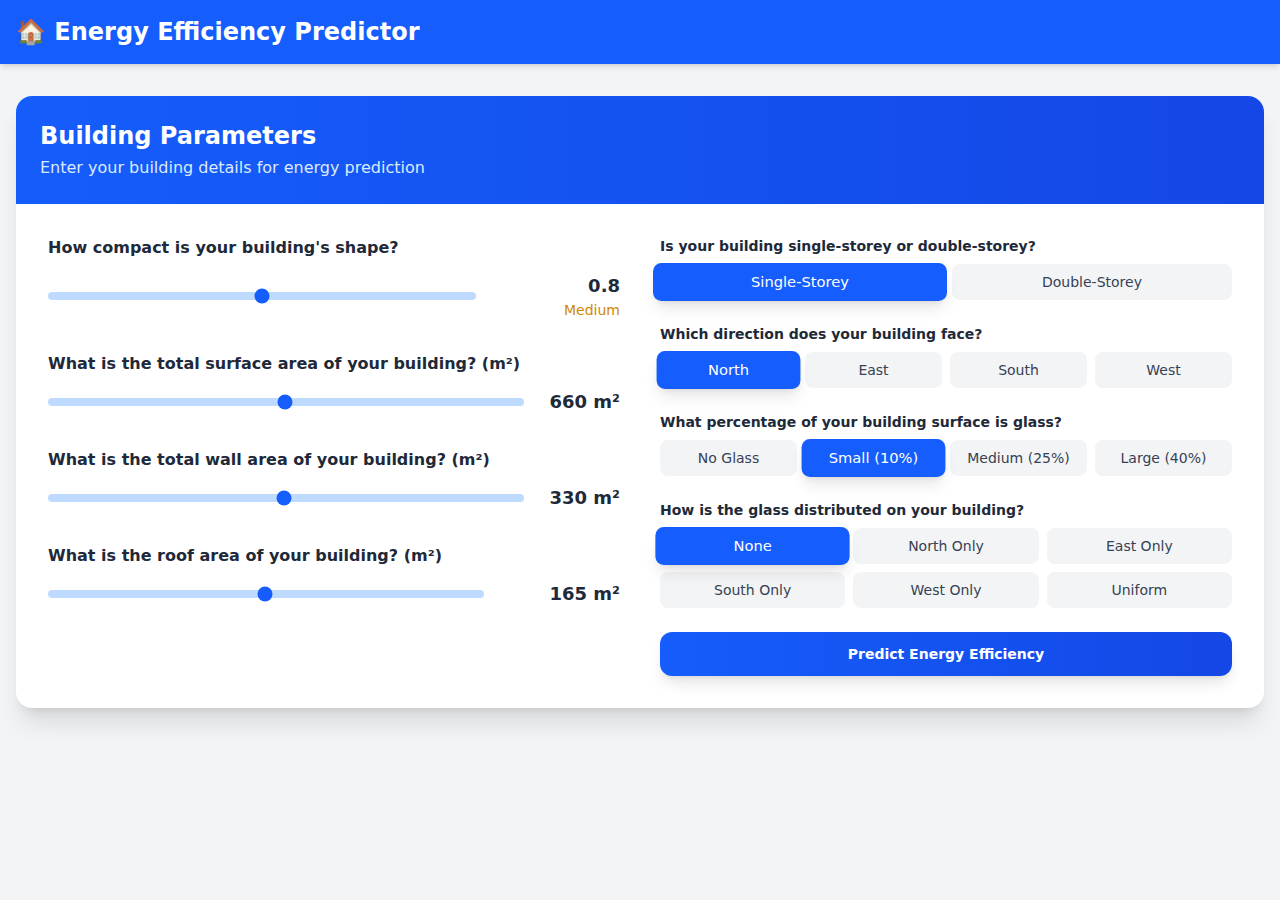
<file: index.html>
<!doctype html>
<html lang="en">
  <head>
    <meta charset="UTF-8" />
    <meta name="viewport" content="width=device-width, initial-scale=1.0" />
    <title>Energy Efficiency Predictor</title>
    <script type="module" crossorigin src="/assets/index-DMCzOoFA.js"></script>
    <link rel="stylesheet" crossorigin href="/assets/index-ChxCCM0G.css">
  </head>
  <body>
    <div id="root"></div>
  </body>
</html>
</file>
<file: assets/index-ChxCCM0G.css>
/*! tailwindcss v4.1.15 | MIT License | https://tailwindcss.com */@layer properties{@supports (((-webkit-hyphens:none)) and (not (margin-trim:inline))) or ((-moz-orient:inline) and (not (color:rgb(from red r g b)))){*,:before,:after,::backdrop{--tw-scale-x:1;--tw-scale-y:1;--tw-scale-z:1;--tw-space-y-reverse:0;--tw-border-style:solid;--tw-gradient-position:initial;--tw-gradient-from:#0000;--tw-gradient-via:#0000;--tw-gradient-to:#0000;--tw-gradient-stops:initial;--tw-gradient-via-stops:initial;--tw-gradient-from-position:0%;--tw-gradient-via-position:50%;--tw-gradient-to-position:100%;--tw-font-weight:initial;--tw-shadow:0 0 #0000;--tw-shadow-color:initial;--tw-shadow-alpha:100%;--tw-inset-shadow:0 0 #0000;--tw-inset-shadow-color:initial;--tw-inset-shadow-alpha:100%;--tw-ring-color:initial;--tw-ring-shadow:0 0 #0000;--tw-inset-ring-color:initial;--tw-inset-ring-shadow:0 0 #0000;--tw-ring-inset:initial;--tw-ring-offset-width:0px;--tw-ring-offset-color:#fff;--tw-ring-offset-shadow:0 0 #0000}}}@layer theme{:root,:host{--font-sans:ui-sans-serif,system-ui,sans-serif,"Apple Color Emoji","Segoe UI Emoji","Segoe UI Symbol","Noto Color Emoji";--font-mono:ui-monospace,SFMono-Regular,Menlo,Monaco,Consolas,"Liberation Mono","Courier New",monospace;--color-red-100:oklch(93.6% .032 17.717);--color-red-400:oklch(70.4% .191 22.216);--color-red-600:oklch(57.7% .245 27.325);--color-red-700:oklch(50.5% .213 27.518);--color-red-800:oklch(44.4% .177 26.899);--color-yellow-100:oklch(97.3% .071 103.193);--color-yellow-600:oklch(68.1% .162 75.834);--color-yellow-800:oklch(47.6% .114 61.907);--color-green-100:oklch(96.2% .044 156.743);--color-green-600:oklch(62.7% .194 149.214);--color-green-800:oklch(44.8% .119 151.328);--color-blue-50:oklch(97% .014 254.604);--color-blue-100:oklch(93.2% .032 255.585);--color-blue-200:oklch(88.2% .059 254.128);--color-blue-500:oklch(62.3% .214 259.815);--color-blue-600:oklch(54.6% .245 262.881);--color-blue-700:oklch(48.8% .243 264.376);--color-blue-800:oklch(42.4% .199 265.638);--color-gray-50:oklch(98.5% .002 247.839);--color-gray-100:oklch(96.7% .003 264.542);--color-gray-200:oklch(92.8% .006 264.531);--color-gray-400:oklch(70.7% .022 261.325);--color-gray-500:oklch(55.1% .027 264.364);--color-gray-700:oklch(37.3% .034 259.733);--color-gray-800:oklch(27.8% .033 256.848);--color-gray-900:oklch(21% .034 264.665);--color-white:#fff;--spacing:.25rem;--text-sm:.875rem;--text-sm--line-height:calc(1.25/.875);--text-base:1rem;--text-base--line-height: 1.5 ;--text-lg:1.125rem;--text-lg--line-height:calc(1.75/1.125);--text-xl:1.25rem;--text-xl--line-height:calc(1.75/1.25);--text-2xl:1.5rem;--text-2xl--line-height:calc(2/1.5);--font-weight-medium:500;--font-weight-semibold:600;--font-weight-bold:700;--radius-md:.375rem;--radius-lg:.5rem;--radius-xl:.75rem;--radius-2xl:1rem;--animate-spin:spin 1s linear infinite;--default-transition-duration:.15s;--default-transition-timing-function:cubic-bezier(.4,0,.2,1);--default-font-family:var(--font-sans);--default-mono-font-family:var(--font-mono)}}@layer base{*,:after,:before,::backdrop{box-sizing:border-box;border:0 solid;margin:0;padding:0}::file-selector-button{box-sizing:border-box;border:0 solid;margin:0;padding:0}html,:host{-webkit-text-size-adjust:100%;tab-size:4;line-height:1.5;font-family:var(--default-font-family,ui-sans-serif,system-ui,sans-serif,"Apple Color Emoji","Segoe UI Emoji","Segoe UI Symbol","Noto Color Emoji");font-feature-settings:var(--default-font-feature-settings,normal);font-variation-settings:var(--default-font-variation-settings,normal);-webkit-tap-highlight-color:transparent}hr{height:0;color:inherit;border-top-width:1px}abbr:where([title]){-webkit-text-decoration:underline dotted;text-decoration:underline dotted}h1,h2,h3,h4,h5,h6{font-size:inherit;font-weight:inherit}a{color:inherit;-webkit-text-decoration:inherit;text-decoration:inherit}b,strong{font-weight:bolder}code,kbd,samp,pre{font-family:var(--default-mono-font-family,ui-monospace,SFMono-Regular,Menlo,Monaco,Consolas,"Liberation Mono","Courier New",monospace);font-feature-settings:var(--default-mono-font-feature-settings,normal);font-variation-settings:var(--default-mono-font-variation-settings,normal);font-size:1em}small{font-size:80%}sub,sup{vertical-align:baseline;font-size:75%;line-height:0;position:relative}sub{bottom:-.25em}sup{top:-.5em}table{text-indent:0;border-color:inherit;border-collapse:collapse}:-moz-focusring{outline:auto}progress{vertical-align:baseline}summary{display:list-item}ol,ul,menu{list-style:none}img,svg,video,canvas,audio,iframe,embed,object{vertical-align:middle;display:block}img,video{max-width:100%;height:auto}button,input,select,optgroup,textarea{font:inherit;font-feature-settings:inherit;font-variation-settings:inherit;letter-spacing:inherit;color:inherit;opacity:1;background-color:#0000;border-radius:0}::file-selector-button{font:inherit;font-feature-settings:inherit;font-variation-settings:inherit;letter-spacing:inherit;color:inherit;opacity:1;background-color:#0000;border-radius:0}:where(select:is([multiple],[size])) optgroup{font-weight:bolder}:where(select:is([multiple],[size])) optgroup option{padding-inline-start:20px}::file-selector-button{margin-inline-end:4px}::placeholder{opacity:1}@supports (not ((-webkit-appearance:-apple-pay-button))) or (contain-intrinsic-size:1px){::placeholder{color:currentColor}@supports (color:color-mix(in lab,red,red)){::placeholder{color:color-mix(in oklab,currentcolor 50%,transparent)}}}textarea{resize:vertical}::-webkit-search-decoration{-webkit-appearance:none}::-webkit-date-and-time-value{min-height:1lh;text-align:inherit}::-webkit-datetime-edit{display:inline-flex}::-webkit-datetime-edit-fields-wrapper{padding:0}::-webkit-datetime-edit{padding-block:0}::-webkit-datetime-edit-year-field{padding-block:0}::-webkit-datetime-edit-month-field{padding-block:0}::-webkit-datetime-edit-day-field{padding-block:0}::-webkit-datetime-edit-hour-field{padding-block:0}::-webkit-datetime-edit-minute-field{padding-block:0}::-webkit-datetime-edit-second-field{padding-block:0}::-webkit-datetime-edit-millisecond-field{padding-block:0}::-webkit-datetime-edit-meridiem-field{padding-block:0}::-webkit-calendar-picker-indicator{line-height:1}:-moz-ui-invalid{box-shadow:none}button,input:where([type=button],[type=reset],[type=submit]){appearance:button}::file-selector-button{appearance:button}::-webkit-inner-spin-button{height:auto}::-webkit-outer-spin-button{height:auto}[hidden]:where(:not([hidden=until-found])){display:none!important}}@layer components;@layer utilities{.container{width:100%}@media(min-width:40rem){.container{max-width:40rem}}@media(min-width:48rem){.container{max-width:48rem}}@media(min-width:64rem){.container{max-width:64rem}}@media(min-width:80rem){.container{max-width:80rem}}@media(min-width:96rem){.container{max-width:96rem}}.mx-auto{margin-inline:auto}.mt-1{margin-top:calc(var(--spacing)*1)}.mt-6{margin-top:calc(var(--spacing)*6)}.mr-2{margin-right:calc(var(--spacing)*2)}.mb-1{margin-bottom:calc(var(--spacing)*1)}.mb-2{margin-bottom:calc(var(--spacing)*2)}.mb-4{margin-bottom:calc(var(--spacing)*4)}.block{display:block}.flex{display:flex}.grid{display:grid}.h-2{height:calc(var(--spacing)*2)}.h-5{height:calc(var(--spacing)*5)}.min-h-screen{min-height:100vh}.w-5{width:calc(var(--spacing)*5)}.w-20{width:calc(var(--spacing)*20)}.w-30{width:calc(var(--spacing)*30)}.w-32{width:calc(var(--spacing)*32)}.w-full{width:100%}.flex-1{flex:1}.scale-105{--tw-scale-x:105%;--tw-scale-y:105%;--tw-scale-z:105%;scale:var(--tw-scale-x)var(--tw-scale-y)}.animate-spin{animation:var(--animate-spin)}.cursor-pointer{cursor:pointer}.appearance-none{appearance:none}.grid-cols-2{grid-template-columns:repeat(2,minmax(0,1fr))}.items-center{align-items:center}.justify-between{justify-content:space-between}.justify-center{justify-content:center}.gap-2{gap:calc(var(--spacing)*2)}.gap-3{gap:calc(var(--spacing)*3)}.gap-4{gap:calc(var(--spacing)*4)}.gap-10{gap:calc(var(--spacing)*10)}:where(.space-y-2>:not(:last-child)){--tw-space-y-reverse:0;margin-block-start:calc(calc(var(--spacing)*2)*var(--tw-space-y-reverse));margin-block-end:calc(calc(var(--spacing)*2)*calc(1 - var(--tw-space-y-reverse)))}:where(.space-y-3>:not(:last-child)){--tw-space-y-reverse:0;margin-block-start:calc(calc(var(--spacing)*3)*var(--tw-space-y-reverse));margin-block-end:calc(calc(var(--spacing)*3)*calc(1 - var(--tw-space-y-reverse)))}:where(.space-y-4>:not(:last-child)){--tw-space-y-reverse:0;margin-block-start:calc(calc(var(--spacing)*4)*var(--tw-space-y-reverse));margin-block-end:calc(calc(var(--spacing)*4)*calc(1 - var(--tw-space-y-reverse)))}:where(.space-y-6>:not(:last-child)){--tw-space-y-reverse:0;margin-block-start:calc(calc(var(--spacing)*6)*var(--tw-space-y-reverse));margin-block-end:calc(calc(var(--spacing)*6)*calc(1 - var(--tw-space-y-reverse)))}:where(.space-y-8>:not(:last-child)){--tw-space-y-reverse:0;margin-block-start:calc(calc(var(--spacing)*8)*var(--tw-space-y-reverse));margin-block-end:calc(calc(var(--spacing)*8)*calc(1 - var(--tw-space-y-reverse)))}.overflow-hidden{overflow:hidden}.rounded-2xl{border-radius:var(--radius-2xl)}.rounded-full{border-radius:3.40282e38px}.rounded-lg{border-radius:var(--radius-lg)}.rounded-md{border-radius:var(--radius-md)}.rounded-xl{border-radius:var(--radius-xl)}.border{border-style:var(--tw-border-style);border-width:1px}.border-2{border-style:var(--tw-border-style);border-width:2px}.border-l-4{border-left-style:var(--tw-border-style);border-left-width:4px}.border-blue-500{border-color:var(--color-blue-500)}.border-red-400{border-color:var(--color-red-400)}.border-white{border-color:var(--color-white)}.border-t-transparent{border-top-color:#0000}.bg-blue-50{background-color:var(--color-blue-50)}.bg-blue-200{background-color:var(--color-blue-200)}.bg-blue-600{background-color:var(--color-blue-600)}.bg-gray-50{background-color:var(--color-gray-50)}.bg-gray-100{background-color:var(--color-gray-100)}.bg-green-100{background-color:var(--color-green-100)}.bg-red-100{background-color:var(--color-red-100)}.bg-white{background-color:var(--color-white)}.bg-yellow-100{background-color:var(--color-yellow-100)}.bg-gradient-to-r{--tw-gradient-position:to right in oklab;background-image:linear-gradient(var(--tw-gradient-stops))}.from-blue-600{--tw-gradient-from:var(--color-blue-600);--tw-gradient-stops:var(--tw-gradient-via-stops,var(--tw-gradient-position),var(--tw-gradient-from)var(--tw-gradient-from-position),var(--tw-gradient-to)var(--tw-gradient-to-position))}.to-blue-700{--tw-gradient-to:var(--color-blue-700);--tw-gradient-stops:var(--tw-gradient-via-stops,var(--tw-gradient-position),var(--tw-gradient-from)var(--tw-gradient-from-position),var(--tw-gradient-to)var(--tw-gradient-to-position))}.p-3{padding:calc(var(--spacing)*3)}.p-4{padding:calc(var(--spacing)*4)}.p-6{padding:calc(var(--spacing)*6)}.p-8{padding:calc(var(--spacing)*8)}.px-3{padding-inline:calc(var(--spacing)*3)}.px-4{padding-inline:calc(var(--spacing)*4)}.py-1{padding-block:calc(var(--spacing)*1)}.py-2{padding-block:calc(var(--spacing)*2)}.py-3{padding-block:calc(var(--spacing)*3)}.py-8{padding-block:calc(var(--spacing)*8)}.text-right{text-align:right}.text-2xl{font-size:var(--text-2xl);line-height:var(--tw-leading,var(--text-2xl--line-height))}.text-base{font-size:var(--text-base);line-height:var(--tw-leading,var(--text-base--line-height))}.text-lg{font-size:var(--text-lg);line-height:var(--tw-leading,var(--text-lg--line-height))}.text-sm{font-size:var(--text-sm);line-height:var(--tw-leading,var(--text-sm--line-height))}.text-xl{font-size:var(--text-xl);line-height:var(--tw-leading,var(--text-xl--line-height))}.font-bold{--tw-font-weight:var(--font-weight-bold);font-weight:var(--font-weight-bold)}.font-medium{--tw-font-weight:var(--font-weight-medium);font-weight:var(--font-weight-medium)}.font-semibold{--tw-font-weight:var(--font-weight-semibold);font-weight:var(--font-weight-semibold)}.text-blue-100{color:var(--color-blue-100)}.text-gray-700{color:var(--color-gray-700)}.text-gray-800{color:var(--color-gray-800)}.text-gray-900{color:var(--color-gray-900)}.text-green-600{color:var(--color-green-600)}.text-green-800{color:var(--color-green-800)}.text-red-600{color:var(--color-red-600)}.text-red-700{color:var(--color-red-700)}.text-red-800{color:var(--color-red-800)}.text-white{color:var(--color-white)}.text-yellow-600{color:var(--color-yellow-600)}.text-yellow-800{color:var(--color-yellow-800)}.accent-blue-600{accent-color:var(--color-blue-600)}.shadow{--tw-shadow:0 1px 3px 0 var(--tw-shadow-color,#0000001a),0 1px 2px -1px var(--tw-shadow-color,#0000001a);box-shadow:var(--tw-inset-shadow),var(--tw-inset-ring-shadow),var(--tw-ring-offset-shadow),var(--tw-ring-shadow),var(--tw-shadow)}.shadow-lg{--tw-shadow:0 10px 15px -3px var(--tw-shadow-color,#0000001a),0 4px 6px -4px var(--tw-shadow-color,#0000001a);box-shadow:var(--tw-inset-shadow),var(--tw-inset-ring-shadow),var(--tw-ring-offset-shadow),var(--tw-ring-shadow),var(--tw-shadow)}.shadow-md{--tw-shadow:0 4px 6px -1px var(--tw-shadow-color,#0000001a),0 2px 4px -2px var(--tw-shadow-color,#0000001a);box-shadow:var(--tw-inset-shadow),var(--tw-inset-ring-shadow),var(--tw-ring-offset-shadow),var(--tw-ring-shadow),var(--tw-shadow)}.shadow-xl{--tw-shadow:0 20px 25px -5px var(--tw-shadow-color,#0000001a),0 8px 10px -6px var(--tw-shadow-color,#0000001a);box-shadow:var(--tw-inset-shadow),var(--tw-inset-ring-shadow),var(--tw-ring-offset-shadow),var(--tw-ring-shadow),var(--tw-shadow)}.transition-all{transition-property:all;transition-timing-function:var(--tw-ease,var(--default-transition-timing-function));transition-duration:var(--tw-duration,var(--default-transition-duration))}.transition-colors{transition-property:color,background-color,border-color,outline-color,text-decoration-color,fill,stroke,--tw-gradient-from,--tw-gradient-via,--tw-gradient-to;transition-timing-function:var(--tw-ease,var(--default-transition-timing-function));transition-duration:var(--tw-duration,var(--default-transition-duration))}@media(hover:hover){.hover\:bg-blue-700:hover{background-color:var(--color-blue-700)}.hover\:bg-gray-200:hover{background-color:var(--color-gray-200)}.hover\:from-blue-700:hover{--tw-gradient-from:var(--color-blue-700);--tw-gradient-stops:var(--tw-gradient-via-stops,var(--tw-gradient-position),var(--tw-gradient-from)var(--tw-gradient-from-position),var(--tw-gradient-to)var(--tw-gradient-to-position))}.hover\:to-blue-800:hover{--tw-gradient-to:var(--color-blue-800);--tw-gradient-stops:var(--tw-gradient-via-stops,var(--tw-gradient-position),var(--tw-gradient-from)var(--tw-gradient-from-position),var(--tw-gradient-to)var(--tw-gradient-to-position))}.hover\:shadow-xl:hover{--tw-shadow:0 20px 25px -5px var(--tw-shadow-color,#0000001a),0 8px 10px -6px var(--tw-shadow-color,#0000001a);box-shadow:var(--tw-inset-shadow),var(--tw-inset-ring-shadow),var(--tw-ring-offset-shadow),var(--tw-ring-shadow),var(--tw-shadow)}}.disabled\:cursor-not-allowed:disabled{cursor:not-allowed}.disabled\:from-gray-400:disabled{--tw-gradient-from:var(--color-gray-400);--tw-gradient-stops:var(--tw-gradient-via-stops,var(--tw-gradient-position),var(--tw-gradient-from)var(--tw-gradient-from-position),var(--tw-gradient-to)var(--tw-gradient-to-position))}.disabled\:to-gray-500:disabled{--tw-gradient-to:var(--color-gray-500);--tw-gradient-stops:var(--tw-gradient-via-stops,var(--tw-gradient-position),var(--tw-gradient-from)var(--tw-gradient-from-position),var(--tw-gradient-to)var(--tw-gradient-to-position))}@media(min-width:48rem){.md\:grid-cols-3{grid-template-columns:repeat(3,minmax(0,1fr))}.md\:grid-cols-4{grid-template-columns:repeat(4,minmax(0,1fr))}}}@property --tw-scale-x{syntax:"*";inherits:false;initial-value:1}@property --tw-scale-y{syntax:"*";inherits:false;initial-value:1}@property --tw-scale-z{syntax:"*";inherits:false;initial-value:1}@property --tw-space-y-reverse{syntax:"*";inherits:false;initial-value:0}@property --tw-border-style{syntax:"*";inherits:false;initial-value:solid}@property --tw-gradient-position{syntax:"*";inherits:false}@property --tw-gradient-from{syntax:"<color>";inherits:false;initial-value:#0000}@property --tw-gradient-via{syntax:"<color>";inherits:false;initial-value:#0000}@property --tw-gradient-to{syntax:"<color>";inherits:false;initial-value:#0000}@property --tw-gradient-stops{syntax:"*";inherits:false}@property --tw-gradient-via-stops{syntax:"*";inherits:false}@property --tw-gradient-from-position{syntax:"<length-percentage>";inherits:false;initial-value:0%}@property --tw-gradient-via-position{syntax:"<length-percentage>";inherits:false;initial-value:50%}@property --tw-gradient-to-position{syntax:"<length-percentage>";inherits:false;initial-value:100%}@property --tw-font-weight{syntax:"*";inherits:false}@property --tw-shadow{syntax:"*";inherits:false;initial-value:0 0 #0000}@property --tw-shadow-color{syntax:"*";inherits:false}@property --tw-shadow-alpha{syntax:"<percentage>";inherits:false;initial-value:100%}@property --tw-inset-shadow{syntax:"*";inherits:false;initial-value:0 0 #0000}@property --tw-inset-shadow-color{syntax:"*";inherits:false}@property --tw-inset-shadow-alpha{syntax:"<percentage>";inherits:false;initial-value:100%}@property --tw-ring-color{syntax:"*";inherits:false}@property --tw-ring-shadow{syntax:"*";inherits:false;initial-value:0 0 #0000}@property --tw-inset-ring-color{syntax:"*";inherits:false}@property --tw-inset-ring-shadow{syntax:"*";inherits:false;initial-value:0 0 #0000}@property --tw-ring-inset{syntax:"*";inherits:false}@property --tw-ring-offset-width{syntax:"<length>";inherits:false;initial-value:0}@property --tw-ring-offset-color{syntax:"*";inherits:false;initial-value:#fff}@property --tw-ring-offset-shadow{syntax:"*";inherits:false;initial-value:0 0 #0000}@keyframes spin{to{transform:rotate(360deg)}}
</file>
